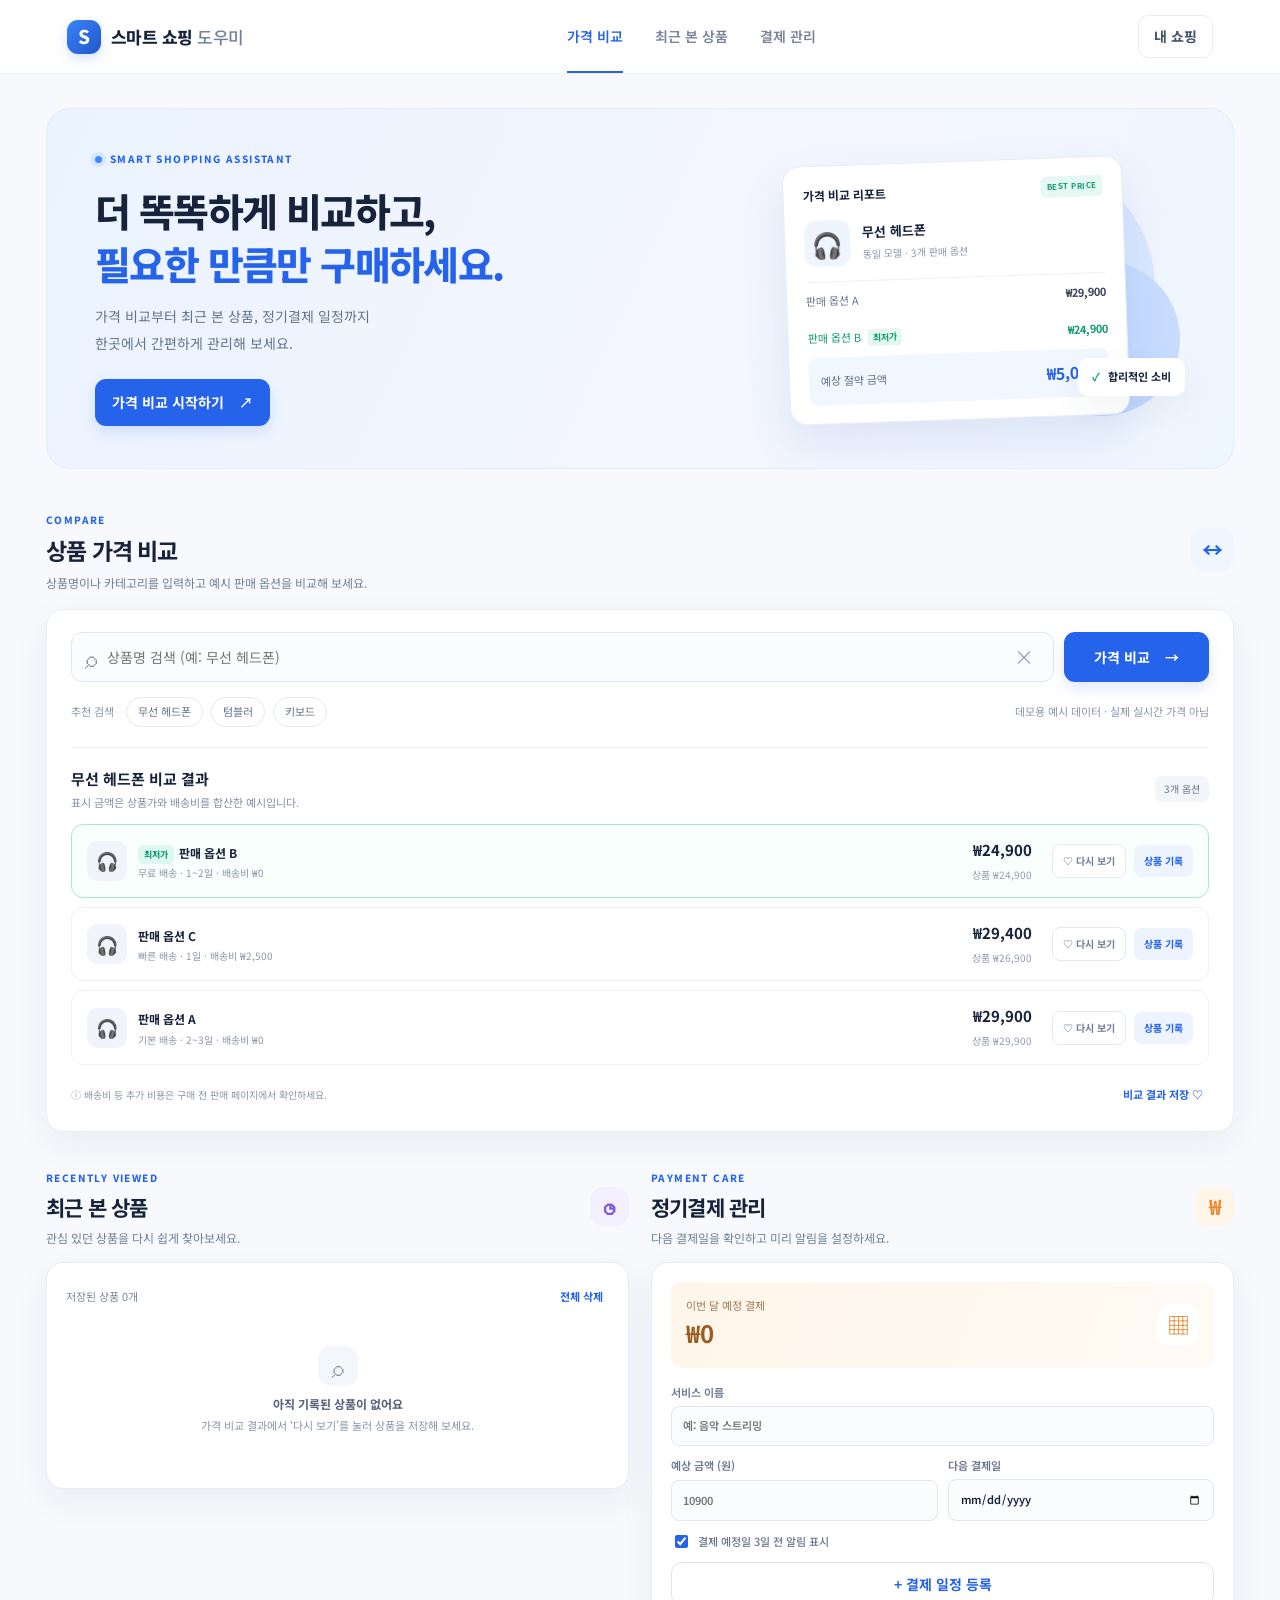
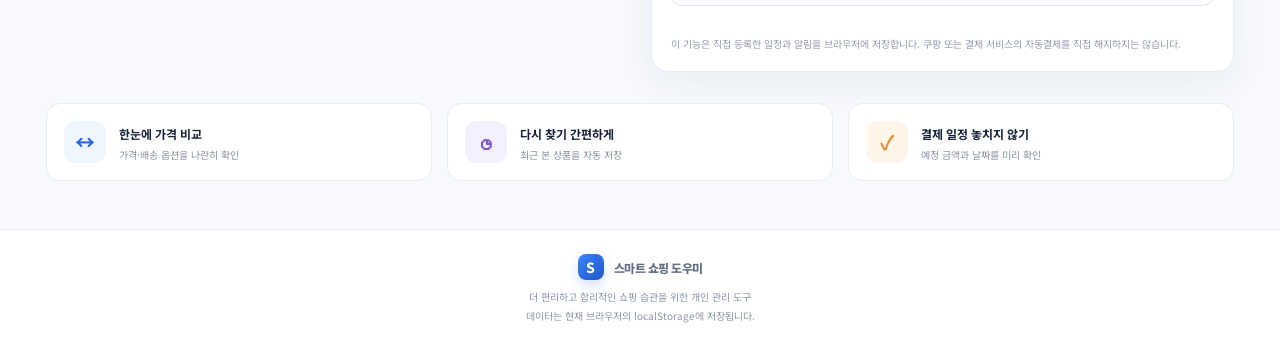
<file: index.html>
<!doctype html>
<html lang="ko">
<head>
  <meta charset="utf-8">
  <meta name="viewport" content="width=device-width, initial-scale=1">
  <meta name="theme-color" content="#2563eb">
  <title>쿠팡 스마트 쇼핑 도우미</title>
  <link rel="stylesheet" href="style.css">
</head>
<body>
  <header class="topbar">
    <a class="brand" href="#" aria-label="홈">
      <span class="brand-mark">S</span>
      <span>스마트 쇼핑<span class="brand-light"> 도우미</span></span>
    </a>
    <nav class="desktop-nav" aria-label="주요 메뉴">
      <a class="active" href="#compare">가격 비교</a>
      <a href="#recent">최근 본 상품</a>
      <a href="#payments">결제 관리</a>
    </nav>
    <button class="profile-button" id="profileButton" aria-label="저장 데이터 안내">내 쇼핑</button>
  </header>

  <main class="page">
    <section class="hero">
      <div class="hero-copy">
        <span class="eyebrow"><span class="eyebrow-dot"></span> SMART SHOPPING ASSISTANT</span>
        <h1>더 똑똑하게 비교하고,<br><span>필요한 만큼만 구매하세요.</span></h1>
        <p>가격 비교부터 최근 본 상품, 정기결제 일정까지<br class="desktop-only"> 한곳에서 간편하게 관리해 보세요.</p>
        <a class="primary-button" href="#compare">가격 비교 시작하기 <span aria-hidden="true">↗</span></a>
      </div>
      <div class="hero-art" aria-hidden="true">
        <div class="art-circle circle-one"></div><div class="art-circle circle-two"></div>
        <div class="mock-card">
          <div class="mock-head"><span>가격 비교 리포트</span><span class="mini-status">BEST PRICE</span></div>
          <div class="mock-product"><div class="product-emoji">🎧</div><div><strong>무선 헤드폰</strong><small>동일 모델 · 3개 판매 옵션</small></div></div>
          <div class="price-row"><span>판매 옵션 A</span><strong>₩29,900</strong></div>
          <div class="price-row best"><span>판매 옵션 B <b>최저가</b></span><strong>₩24,900</strong></div>
          <div class="savings"><span>예상 절약 금액</span><strong>₩5,000</strong></div>
        </div>
        <div class="floating-tag"><span>✓</span> 합리적인 소비</div>
      </div>
    </section>

    <section class="section-heading" id="compare">
      <div><span class="section-kicker">COMPARE</span><h2>상품 가격 비교</h2><p>상품명이나 카테고리를 입력하고 예시 판매 옵션을 비교해 보세요.</p></div>
      <span class="section-icon blue-icon">↔</span>
    </section>
    <section class="panel compare-panel">
      <form id="compareForm" class="search-form">
        <label class="search-box"><span aria-hidden="true">⌕</span><input id="productSearch" type="search" placeholder="상품명 검색 (예: 무선 헤드폰)" autocomplete="off"><button type="button" id="clearSearch" class="clear-search" aria-label="검색어 지우기">×</button></label>
        <button class="primary-button search-button" type="submit">가격 비교 <span>→</span></button>
      </form>
      <div class="filter-row">
        <span class="muted-label">추천 검색</span>
        <button class="chip" data-search="무선 헤드폰">무선 헤드폰</button>
        <button class="chip" data-search="텀블러">텀블러</button>
        <button class="chip" data-search="키보드">키보드</button>
        <span class="data-note">데모용 예시 데이터 · 실제 실시간 가격 아님</span>
      </div>
      <div class="result-heading"><div><h3 id="resultTitle">무선 헤드폰 비교 결과</h3><p id="resultSub">가격과 배송 옵션을 함께 확인하세요.</p></div><span class="result-count" id="resultCount">3개 옵션</span></div>
      <div class="offer-list" id="offerList" aria-live="polite"></div>
      <div class="compare-footer"><span>ⓘ 배송비 등 추가 비용은 구매 전 판매 페이지에서 확인하세요.</span><button class="text-button" id="saveComparison">비교 결과 저장 ♡</button></div>
    </section>

    <section class="two-column">
      <div class="content-section" id="recent">
        <div class="section-heading compact"><div><span class="section-kicker">RECENTLY VIEWED</span><h2>최근 본 상품</h2><p>관심 있던 상품을 다시 쉽게 찾아보세요.</p></div><span class="section-icon purple-icon">◷</span></div>
        <div class="panel recent-panel">
          <div class="recent-toolbar"><span id="recentCount">저장된 상품 0개</span><button class="text-button" id="clearRecent">전체 삭제</button></div>
          <div id="recentList" class="recent-list"></div>
          <div id="recentEmpty" class="empty-state"><span class="empty-icon">⌕</span><strong>아직 기록된 상품이 없어요</strong><p>가격 비교 결과에서 ‘다시 보기’를 눌러 상품을 저장해 보세요.</p></div>
        </div>
      </div>
      <div class="content-section" id="payments">
        <div class="section-heading compact"><div><span class="section-kicker">PAYMENT CARE</span><h2>정기결제 관리</h2><p>다음 결제일을 확인하고 미리 알림을 설정하세요.</p></div><span class="section-icon orange-icon">₩</span></div>
        <div class="panel payments-panel">
          <div class="payment-summary"><div><span>이번 달 예정 결제</span><strong id="monthlyTotal">₩0</strong></div><span class="calendar-icon">▦</span></div>
          <form id="paymentForm" class="payment-form">
            <label>서비스 이름<input id="serviceName" maxlength="35" placeholder="예: 음악 스트리밍" required></label>
            <div class="form-grid"><label>예상 금액 (원)<input id="serviceAmount" type="number" min="0" step="100" placeholder="10900" required></label><label>다음 결제일<input id="serviceDate" type="date" required></label></div>
            <label class="check-label"><input id="serviceReminder" type="checkbox" checked> 결제 예정일 3일 전 알림 표시</label>
            <button class="secondary-button" type="submit">+ 결제 일정 등록</button>
          </form>
          <div class="payment-list" id="paymentList"></div>
          <p class="disclaimer">이 기능은 직접 등록한 일정과 알림을 브라우저에 저장합니다. 쿠팡 또는 결제 서비스의 자동결제를 직접 해지하지는 않습니다.</p>
        </div>
      </div>
    </section>

    <section class="feature-strip">
      <div class="feature"><span class="feature-icon blue-icon">↔</span><div><strong>한눈에 가격 비교</strong><p>가격·배송 옵션을 나란히 확인</p></div></div>
      <div class="feature"><span class="feature-icon purple-icon">◷</span><div><strong>다시 찾기 간편하게</strong><p>최근 본 상품을 자동 저장</p></div></div>
      <div class="feature"><span class="feature-icon orange-icon">✓</span><div><strong>결제 일정 놓치지 않기</strong><p>예정 금액과 날짜를 미리 확인</p></div></div>
    </section>
  </main>

  <footer class="footer"><a class="brand footer-brand" href="#"><span class="brand-mark">S</span><span>스마트 쇼핑 도우미</span></a><p>더 편리하고 합리적인 쇼핑 습관을 위한 개인 관리 도구</p><span>데이터는 현재 브라우저의 localStorage에 저장됩니다.</span></footer>
  <div class="toast" id="toast" role="status" aria-live="polite"></div>
  <script src="script.js"></script>
</body>
</html>
</file>
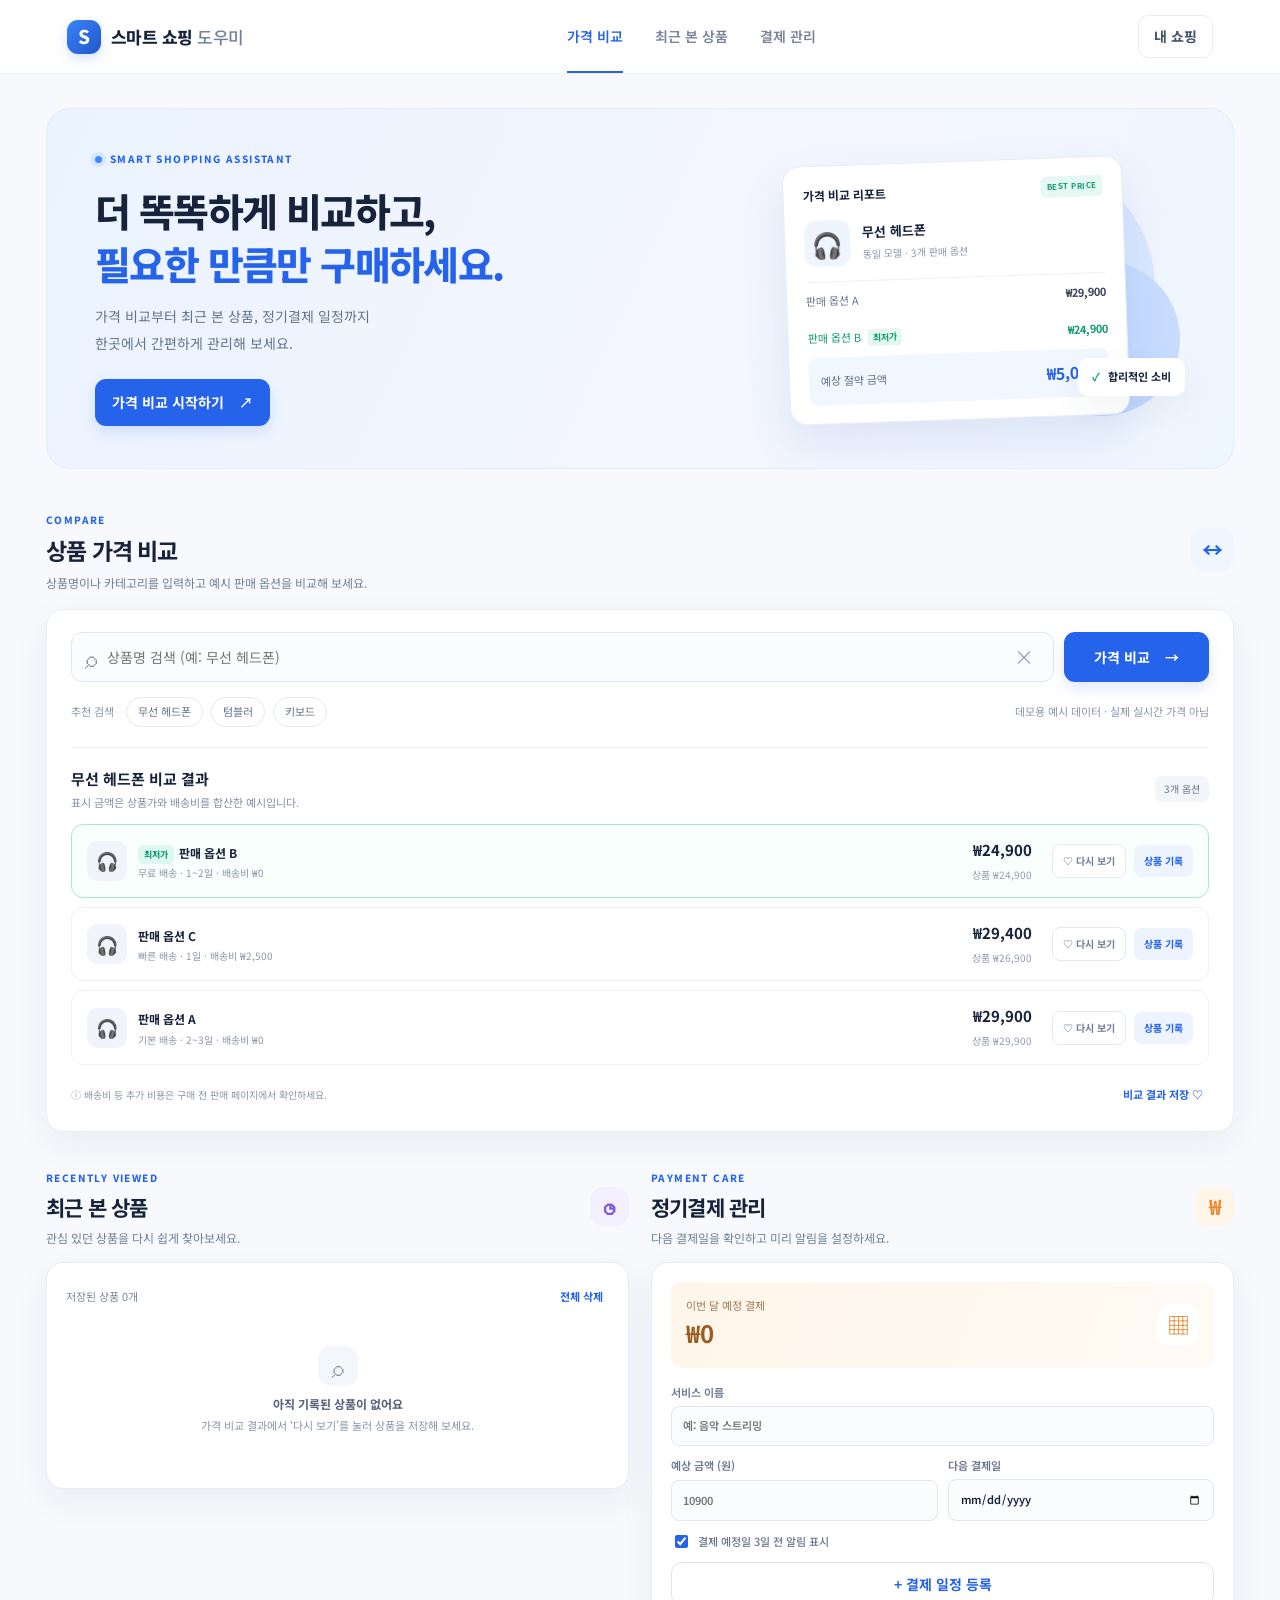
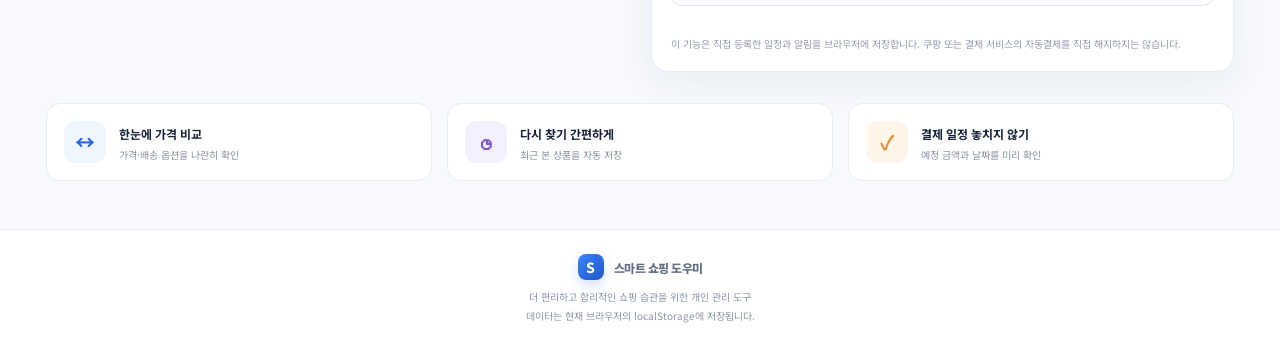
<file: index.html.html>
<!doctype html>
<html lang="ko">
<head>
  <meta charset="utf-8">
  <meta name="viewport" content="width=device-width, initial-scale=1">
  <meta name="theme-color" content="#2563eb">
  <title>쿠팡 스마트 쇼핑 도우미</title>
  <link rel="stylesheet" href="style.css">
</head>
<body>
  <header class="topbar">
    <a class="brand" href="#" aria-label="홈">
      <span class="brand-mark">S</span>
      <span>스마트 쇼핑<span class="brand-light"> 도우미</span></span>
    </a>
    <nav class="desktop-nav" aria-label="주요 메뉴">
      <a class="active" href="#compare">가격 비교</a>
      <a href="#recent">최근 본 상품</a>
      <a href="#payments">결제 관리</a>
    </nav>
    <button class="profile-button" id="profileButton" aria-label="저장 데이터 안내">내 쇼핑</button>
  </header>

  <main class="page">
    <section class="hero">
      <div class="hero-copy">
        <span class="eyebrow"><span class="eyebrow-dot"></span> SMART SHOPPING ASSISTANT</span>
        <h1>더 똑똑하게 비교하고,<br><span>필요한 만큼만 구매하세요.</span></h1>
        <p>가격 비교부터 최근 본 상품, 정기결제 일정까지<br class="desktop-only"> 한곳에서 간편하게 관리해 보세요.</p>
        <a class="primary-button" href="#compare">가격 비교 시작하기 <span aria-hidden="true">↗</span></a>
      </div>
      <div class="hero-art" aria-hidden="true">
        <div class="art-circle circle-one"></div><div class="art-circle circle-two"></div>
        <div class="mock-card">
          <div class="mock-head"><span>가격 비교 리포트</span><span class="mini-status">BEST PRICE</span></div>
          <div class="mock-product"><div class="product-emoji">🎧</div><div><strong>무선 헤드폰</strong><small>동일 모델 · 3개 판매 옵션</small></div></div>
          <div class="price-row"><span>판매 옵션 A</span><strong>₩29,900</strong></div>
          <div class="price-row best"><span>판매 옵션 B <b>최저가</b></span><strong>₩24,900</strong></div>
          <div class="savings"><span>예상 절약 금액</span><strong>₩5,000</strong></div>
        </div>
        <div class="floating-tag"><span>✓</span> 합리적인 소비</div>
      </div>
    </section>

    <section class="section-heading" id="compare">
      <div><span class="section-kicker">COMPARE</span><h2>상품 가격 비교</h2><p>상품명이나 카테고리를 입력하고 예시 판매 옵션을 비교해 보세요.</p></div>
      <span class="section-icon blue-icon">↔</span>
    </section>
    <section class="panel compare-panel">
      <form id="compareForm" class="search-form">
        <label class="search-box"><span aria-hidden="true">⌕</span><input id="productSearch" type="search" placeholder="상품명 검색 (예: 무선 헤드폰)" autocomplete="off"><button type="button" id="clearSearch" class="clear-search" aria-label="검색어 지우기">×</button></label>
        <button class="primary-button search-button" type="submit">가격 비교 <span>→</span></button>
      </form>
      <div class="filter-row">
        <span class="muted-label">추천 검색</span>
        <button class="chip" data-search="무선 헤드폰">무선 헤드폰</button>
        <button class="chip" data-search="텀블러">텀블러</button>
        <button class="chip" data-search="키보드">키보드</button>
        <span class="data-note">데모용 예시 데이터 · 실제 실시간 가격 아님</span>
      </div>
      <div class="result-heading"><div><h3 id="resultTitle">무선 헤드폰 비교 결과</h3><p id="resultSub">가격과 배송 옵션을 함께 확인하세요.</p></div><span class="result-count" id="resultCount">3개 옵션</span></div>
      <div class="offer-list" id="offerList" aria-live="polite"></div>
      <div class="compare-footer"><span>ⓘ 배송비 등 추가 비용은 구매 전 판매 페이지에서 확인하세요.</span><button class="text-button" id="saveComparison">비교 결과 저장 ♡</button></div>
    </section>

    <section class="two-column">
      <div class="content-section" id="recent">
        <div class="section-heading compact"><div><span class="section-kicker">RECENTLY VIEWED</span><h2>최근 본 상품</h2><p>관심 있던 상품을 다시 쉽게 찾아보세요.</p></div><span class="section-icon purple-icon">◷</span></div>
        <div class="panel recent-panel">
          <div class="recent-toolbar"><span id="recentCount">저장된 상품 0개</span><button class="text-button" id="clearRecent">전체 삭제</button></div>
          <div id="recentList" class="recent-list"></div>
          <div id="recentEmpty" class="empty-state"><span class="empty-icon">⌕</span><strong>아직 기록된 상품이 없어요</strong><p>가격 비교 결과에서 ‘다시 보기’를 눌러 상품을 저장해 보세요.</p></div>
        </div>
      </div>
      <div class="content-section" id="payments">
        <div class="section-heading compact"><div><span class="section-kicker">PAYMENT CARE</span><h2>정기결제 관리</h2><p>다음 결제일을 확인하고 미리 알림을 설정하세요.</p></div><span class="section-icon orange-icon">₩</span></div>
        <div class="panel payments-panel">
          <div class="payment-summary"><div><span>이번 달 예정 결제</span><strong id="monthlyTotal">₩0</strong></div><span class="calendar-icon">▦</span></div>
          <form id="paymentForm" class="payment-form">
            <label>서비스 이름<input id="serviceName" maxlength="35" placeholder="예: 음악 스트리밍" required></label>
            <div class="form-grid"><label>예상 금액 (원)<input id="serviceAmount" type="number" min="0" step="100" placeholder="10900" required></label><label>다음 결제일<input id="serviceDate" type="date" required></label></div>
            <label class="check-label"><input id="serviceReminder" type="checkbox" checked> 결제 예정일 3일 전 알림 표시</label>
            <button class="secondary-button" type="submit">+ 결제 일정 등록</button>
          </form>
          <div class="payment-list" id="paymentList"></div>
          <p class="disclaimer">이 기능은 직접 등록한 일정과 알림을 브라우저에 저장합니다. 쿠팡 또는 결제 서비스의 자동결제를 직접 해지하지는 않습니다.</p>
        </div>
      </div>
    </section>

    <section class="feature-strip">
      <div class="feature"><span class="feature-icon blue-icon">↔</span><div><strong>한눈에 가격 비교</strong><p>가격·배송 옵션을 나란히 확인</p></div></div>
      <div class="feature"><span class="feature-icon purple-icon">◷</span><div><strong>다시 찾기 간편하게</strong><p>최근 본 상품을 자동 저장</p></div></div>
      <div class="feature"><span class="feature-icon orange-icon">✓</span><div><strong>결제 일정 놓치지 않기</strong><p>예정 금액과 날짜를 미리 확인</p></div></div>
    </section>
  </main>

  <footer class="footer"><a class="brand footer-brand" href="#"><span class="brand-mark">S</span><span>스마트 쇼핑 도우미</span></a><p>더 편리하고 합리적인 쇼핑 습관을 위한 개인 관리 도구</p><span>데이터는 현재 브라우저의 localStorage에 저장됩니다.</span></footer>
  <div class="toast" id="toast" role="status" aria-live="polite"></div>
  <script src="script.js"></script>
</body>
</html>
</file>
<file: style.css>
@import url('https://fonts.googleapis.com/css2?family=Noto+Sans+KR:wght@400;500;600;700;800&display=swap');
:root{--ink:#17233b;--muted:#718096;--line:#e7edf5;--blue:#2563eb;--blue-dark:#1747b8;--blue-soft:#eff6ff;--purple:#7957d5;--purple-soft:#f4f0ff;--orange:#e88a31;--orange-soft:#fff5e9;--green:#139b76;--shadow:0 12px 35px rgba(31,55,90,.06)}
*{box-sizing:border-box}html{scroll-behavior:smooth;scroll-padding-top:90px}body{margin:0;background:#f7f9fc;color:var(--ink);font-family:'Noto Sans KR',-apple-system,BlinkMacSystemFont,'Segoe UI',sans-serif;font-size:14px;line-height:1.6}button,input{font:inherit}button{cursor:pointer}a{color:inherit;text-decoration:none}.topbar{height:74px;background:rgba(255,255,255,.94);border-bottom:1px solid #edf1f7;display:flex;align-items:center;justify-content:space-between;padding:0 max(5.2%,calc((100% - 1240px)/2));position:sticky;top:0;z-index:10;backdrop-filter:blur(14px)}.brand{display:flex;align-items:center;gap:10px;font-weight:800;font-size:17px;letter-spacing:-.5px}.brand-mark{width:34px;height:34px;display:grid;place-items:center;border-radius:11px;background:linear-gradient(135deg,#3984f7,#2156cb);color:white;font-size:19px;font-weight:800;box-shadow:0 5px 12px #2563eb30}.brand-light{font-weight:500;color:#70809b}.desktop-nav{display:flex;gap:32px;color:#77839a;font-weight:600}.desktop-nav a{padding:25px 0;position:relative}.desktop-nav a:hover,.desktop-nav .active{color:var(--blue)}.desktop-nav .active:after{content:"";position:absolute;height:2px;background:var(--blue);bottom:0;left:0;right:0}.profile-button{border:1px solid var(--line);background:white;border-radius:10px;padding:9px 15px;color:#41506a;font-weight:700}.page{max-width:1240px;margin:0 auto;padding:34px 26px 48px}.hero{min-height:320px;background:linear-gradient(115deg,#eaf3ff 0%,#f4f6ff 57%,#eef6ff 100%);border:1px solid #e1ecff;border-radius:24px;padding:42px 48px;display:flex;align-items:center;justify-content:space-between;position:relative;overflow:hidden}.hero-copy{position:relative;z-index:1}.eyebrow,.section-kicker{font-size:10px;font-weight:800;letter-spacing:1.4px;color:var(--blue)}.eyebrow{display:flex;align-items:center;gap:8px}.eyebrow-dot{width:7px;height:7px;border-radius:50%;background:#4388f8;box-shadow:0 0 0 4px #d5e6ff}.hero h1{font-size:clamp(27px,3.2vw,39px);line-height:1.36;letter-spacing:-1.6px;margin:17px 0 13px;font-weight:800}.hero h1 span{color:var(--blue)}.hero p{color:#64748b;margin:0 0 23px;font-size:14px;line-height:1.9}.primary-button,.secondary-button{display:inline-flex;align-items:center;justify-content:center;gap:15px;border:0;border-radius:11px;background:var(--blue);color:white;padding:12px 17px;font-weight:700;box-shadow:0 6px 14px #2563eb25;transition:.2s}.primary-button:hover{background:var(--blue-dark);transform:translateY(-1px)}.hero-art{width:42%;height:255px;position:relative;display:grid;place-items:center}.art-circle{position:absolute;border-radius:50%}.circle-one{width:250px;height:250px;background:#d9e8ff;right:30px;top:0}.circle-two{width:155px;height:155px;background:#c7dcff;right:5px;bottom:0}.mock-card{position:relative;z-index:1;width:min(340px,100%);background:#fff;border:1px solid #e8edf7;border-radius:17px;padding:18px 19px;box-shadow:0 20px 45px #2453a51b;transform:rotate(-2deg)}.mock-head{display:flex;justify-content:space-between;align-items:center;font-size:12px;font-weight:700}.mini-status{font-size:8px;color:#159b76;background:#e5f8f1;padding:4px 6px;border-radius:5px;letter-spacing:.5px}.mock-product{display:flex;align-items:center;gap:12px;padding:15px 0;border-bottom:1px solid #edf1f6}.product-emoji{width:46px;height:46px;display:grid;place-items:center;background:#eff5ff;border-radius:12px;font-size:25px}.mock-product strong,.mock-product small{display:block}.mock-product strong{font-size:13px}.mock-product small{color:#8a96aa;font-size:10px;margin-top:3px}.price-row{display:flex;justify-content:space-between;padding:10px 0;color:#69778e;font-size:11px}.price-row strong{color:#35425a}.price-row.best{color:#159b76}.price-row.best strong{color:#119b72}.price-row b{font-size:9px;background:#e4f8f0;padding:2px 5px;border-radius:4px;margin-left:4px}.savings{background:#f0f7ff;border-radius:9px;display:flex;align-items:center;justify-content:space-between;padding:11px 12px;font-size:11px;color:#60718b}.savings strong{font-size:16px;color:var(--blue)}.floating-tag{position:absolute;z-index:2;right:0;bottom:20px;padding:10px 14px;background:white;border-radius:10px;box-shadow:var(--shadow);font-weight:700;font-size:11px}.floating-tag span{color:var(--green);margin-right:5px}.section-heading{display:flex;align-items:center;justify-content:space-between;margin:38px 0 17px}.section-heading h2{font-size:23px;letter-spacing:-.8px;margin:3px 0 4px}.section-heading p{margin:0;color:var(--muted);font-size:12px}.section-icon{width:43px;height:43px;display:grid;place-items:center;border-radius:14px;font-size:21px;font-weight:700}.blue-icon{color:var(--blue);background:var(--blue-soft)}.purple-icon{color:var(--purple);background:var(--purple-soft)}.orange-icon{color:var(--orange);background:var(--orange-soft)}.panel{background:white;border:1px solid var(--line);border-radius:17px;box-shadow:var(--shadow)}.compare-panel{padding:22px 24px}.search-form{display:flex;gap:10px}.search-box{display:flex;align-items:center;gap:10px;flex:1;border:1px solid #dfe7f2;background:#fbfcfe;border-radius:11px;padding:0 13px;color:#8a98ad;min-width:0}.search-box>span{font-size:24px;line-height:1}.search-box input{width:100%;min-width:0;border:0;outline:0;background:transparent;padding:13px 0;color:var(--ink)}.clear-search{border:0;background:transparent;color:#9aa6b7;font-size:20px}.search-button{min-width:145px}.filter-row{display:flex;align-items:center;gap:8px;flex-wrap:wrap;padding:15px 0 20px;border-bottom:1px solid #eff2f7}.muted-label,.data-note{color:#8995a8;font-size:11px}.muted-label{margin-right:4px}.chip{border:1px solid #e2e9f4;background:#fff;border-radius:20px;padding:5px 11px;font-size:11px;color:#65738a}.chip:hover{border-color:#a9c8ff;color:var(--blue);background:#f7faff}.data-note{margin-left:auto}.result-heading{display:flex;align-items:center;justify-content:space-between;margin:19px 0 12px}.result-heading h3{font-size:15px;margin:0 0 3px}.result-heading p{margin:0;color:#8490a3;font-size:11px}.result-count{border-radius:7px;background:#f2f5fa;color:#69778e;padding:5px 9px;font-size:10px}.offer-list{display:grid;gap:9px}.offer{display:grid;grid-template-columns:minmax(0,1fr) auto auto;gap:20px;align-items:center;border:1px solid #edf1f6;border-radius:12px;padding:13px 15px;transition:.2s}.offer:hover{border-color:#c9dcff;background:#fcfdff}.offer.is-best{border-color:#a7e6d2;background:#f8fffc}.seller{display:flex;align-items:center;gap:11px;min-width:0}.seller-icon{width:40px;height:40px;display:grid;place-items:center;background:#f1f5fb;border-radius:10px;font-size:18px;flex-shrink:0}.seller-name{font-size:12px;font-weight:700}.seller-detail{display:block;font-size:10px;color:#8a96a8;margin-top:2px}.offer-price{text-align:right;white-space:nowrap}.offer-price strong{font-size:15px;display:block}.offer-price small{font-size:10px;color:#929db0}.best-label{font-size:9px;color:#0c9970;background:#ddf8ee;padding:3px 6px;border-radius:5px;margin-right:5px}.offer-actions{display:flex;align-items:center;gap:8px}.save-btn,.view-btn{border-radius:8px;padding:8px 10px;font-size:10px;font-weight:700;white-space:nowrap}.save-btn{border:1px solid #e2e9f3;background:white;color:#718096}.save-btn.saved{background:#fff0f2;color:#e14b6a;border-color:#ffd6de}.view-btn{border:0;background:#edf4ff;color:var(--blue)}.compare-footer{display:flex;align-items:center;justify-content:space-between;gap:10px;margin-top:15px;color:#8a96a8;font-size:10px}.text-button{border:0;background:transparent;color:var(--blue);font-size:11px;font-weight:700;padding:6px}.text-button:hover{text-decoration:underline}.two-column{display:grid;grid-template-columns:1fr 1fr;gap:22px}.section-heading.compact{margin:33px 0 14px}.section-heading.compact h2{font-size:21px}.section-heading.compact .section-icon{width:39px;height:39px}.recent-panel,.payments-panel{padding:19px}.recent-toolbar{display:flex;align-items:center;justify-content:space-between;color:#7b879a;font-size:11px;margin-bottom:10px}.recent-list,.payment-list{display:grid;gap:9px}.recent-item{display:flex;align-items:center;gap:11px;border:1px solid #edf1f6;border-radius:11px;padding:11px}.recent-thumb{width:42px;height:42px;display:grid;place-items:center;background:#f1f5ff;border-radius:10px;font-size:21px;flex-shrink:0}.recent-info{flex:1;min-width:0}.recent-info strong,.recent-info small{display:block;overflow:hidden;text-overflow:ellipsis;white-space:nowrap}.recent-info strong{font-size:12px}.recent-info small{font-size:10px;color:#8995a8;margin-top:3px}.recent-item button{border:1px solid #e4eaf3;background:#fff;border-radius:7px;padding:6px 8px;color:#66758c;font-size:10px}.empty-state{text-align:center;padding:25px 10px 30px;color:#8995a8}.empty-state strong{display:block;color:#536179;font-size:12px;margin-top:8px}.empty-state p{font-size:11px;margin:4px 0}.empty-icon{display:grid;place-items:center;width:40px;height:40px;margin:auto;border-radius:13px;background:#f3f6fb;font-size:23px}.payment-summary{display:flex;justify-content:space-between;align-items:center;padding:15px;background:linear-gradient(110deg,#fff6ea,#fffaf4);border-radius:12px;margin-bottom:16px}.payment-summary span{display:block;color:#a17b55;font-size:11px}.payment-summary strong{font-size:24px;letter-spacing:-.5px;color:#9b5b20}.calendar-icon{display:grid!important;place-items:center;width:42px;height:42px;border-radius:12px;background:white;color:var(--orange)!important;font-size:23px!important}.payment-form{display:grid;gap:11px}.payment-form label{display:grid;gap:5px;font-size:11px;color:#69778e;font-weight:600}.payment-form input:not([type=checkbox]){width:100%;border:1px solid #e0e7f1;border-radius:8px;padding:10px 11px;outline:none;background:#fbfcfe;color:var(--ink);min-width:0}.payment-form input:focus{border-color:#9abfff;box-shadow:0 0 0 3px #eaf2ff}.form-grid{display:grid;grid-template-columns:1fr 1fr;gap:10px}.check-label{display:flex!important;align-items:center;gap:7px!important;font-weight:500!important}.check-label input{accent-color:var(--blue)}.secondary-button{background:#fff;border:1px solid #dce6f4;color:var(--blue);box-shadow:none;padding:10px}.secondary-button:hover{background:#f6f9ff}.payment-list{margin-top:15px}.payment-item{display:flex;align-items:center;gap:10px;border:1px solid #edf1f6;border-radius:10px;padding:10px}.payment-symbol{width:35px;height:35px;border-radius:9px;background:#fff4e7;display:grid;place-items:center;color:#c8792b;font-weight:800}.payment-info{flex:1;min-width:0}.payment-info strong,.payment-info small{display:block}.payment-info strong{font-size:12px}.payment-info small{font-size:10px;color:#8a96a8}.payment-amount{text-align:right;font-size:12px;font-weight:700;white-space:nowrap}.payment-amount small{display:block;font-size:9px;font-weight:500;color:#8a96a8}.delete-payment{border:0;background:transparent;color:#a2adbd;font-size:17px}.disclaimer{font-size:10px;line-height:1.7;color:#929db0;margin:14px 0 0}.feature-strip{display:grid;grid-template-columns:repeat(3,1fr);gap:15px;margin-top:31px}.feature{display:flex;align-items:center;gap:13px;background:white;border:1px solid var(--line);border-radius:14px;padding:17px}.feature-icon{width:42px;height:42px;display:grid;place-items:center;border-radius:12px;font-size:20px;font-weight:700;flex-shrink:0}.feature strong{font-size:12px}.feature p{font-size:10px;color:#8793a6;margin:3px 0 0}.footer{border-top:1px solid #e9eef5;background:white;text-align:center;padding:24px 20px 28px;color:#8995a8;font-size:10px}.footer-brand{justify-content:center;color:#5e6d84;font-size:12px}.footer-brand .brand-mark{width:26px;height:26px;border-radius:8px;font-size:14px}.footer p{margin:9px 0 3px}.toast{position:fixed;bottom:22px;left:50%;transform:translate(-50%,20px);padding:11px 17px;border-radius:10px;background:#17233b;color:white;font-size:12px;box-shadow:0 8px 25px #17233b35;opacity:0;pointer-events:none;transition:.25s;z-index:20;max-width:calc(100vw - 30px);text-align:center}.toast.show{opacity:1;transform:translate(-50%,0)}
@media(min-width:1400px){.page{padding-left:0;padding-right:0}}
@media(max-width:900px){.topbar{padding:0 22px}.desktop-nav{gap:18px}.page{padding:24px 20px 35px}.hero{padding:34px 30px}.hero-art{width:40%}.mock-card{padding:14px}.two-column{gap:16px}.offer{gap:10px;padding:12px}.offer-actions{gap:5px}.view-btn,.save-btn{padding:7px}.data-note{width:100%;margin-left:0}.feature{padding:13px;gap:9px}}
@media(max-width:650px){body{font-size:13px}.topbar{height:62px;padding:0 15px}.brand{font-size:14px;gap:8px}.brand-mark{width:30px;height:30px}.desktop-nav{display:none}.profile-button{font-size:11px;padding:7px 10px}.page{padding:16px 13px 30px}.hero{padding:27px 22px 22px;border-radius:19px;min-height:auto;display:block}.hero h1{font-size:28px;letter-spacing:-1px;margin-top:14px}.hero p{font-size:12px}.hero-art{width:100%;height:205px;margin-top:13px}.circle-one{width:190px;height:190px;right:calc(50% - 105px)}.circle-two{width:115px;height:115px;right:calc(50% - 145px)}.mock-card{width:min(310px,92%);padding:13px 15px}.floating-tag{right:0;bottom:4px}.section-heading{margin:29px 0 13px}.section-heading h2{font-size:21px}.section-heading p{font-size:11px;max-width:280px}.section-icon{width:38px;height:38px}.compare-panel{padding:14px;border-radius:14px}.search-form{gap:7px}.search-box{gap:6px;padding:0 9px}.search-box input{font-size:12px;padding:12px 0}.search-button{min-width:98px;padding:10px;font-size:11px;gap:6px}.filter-row{padding:12px 0 14px;gap:6px}.chip{padding:5px 9px}.data-note{font-size:10px}.result-heading h3{font-size:13px}.offer{grid-template-columns:minmax(0,1fr) auto;gap:9px;padding:11px}.seller{gap:8px}.seller-icon{width:35px;height:35px}.seller-name{font-size:11px}.seller-detail{font-size:9px}.offer-price strong{font-size:13px}.offer-price small{font-size:9px}.offer-actions{grid-column:1/-1;justify-content:flex-end;border-top:1px solid #eff2f7;padding-top:8px}.view-btn,.save-btn{font-size:10px;padding:7px 10px}.compare-footer{align-items:flex-start;font-size:9px}.compare-footer span{max-width:70%;line-height:1.6}.two-column{grid-template-columns:1fr;gap:0}.section-heading.compact{margin:27px 0 12px}.section-heading.compact h2{font-size:20px}.recent-panel,.payments-panel{padding:14px}.feature-strip{grid-template-columns:1fr;gap:9px;margin-top:24px}.feature{padding:13px}.feature-icon{width:39px;height:39px}.feature p{font-size:10px}.footer{padding:22px 15px}.form-grid{gap:8px}.payment-summary strong{font-size:22px}}
@media(prefers-reduced-motion:reduce){*,*:before,*:after{scroll-behavior:auto!important;transition:none!important}}
</file>
